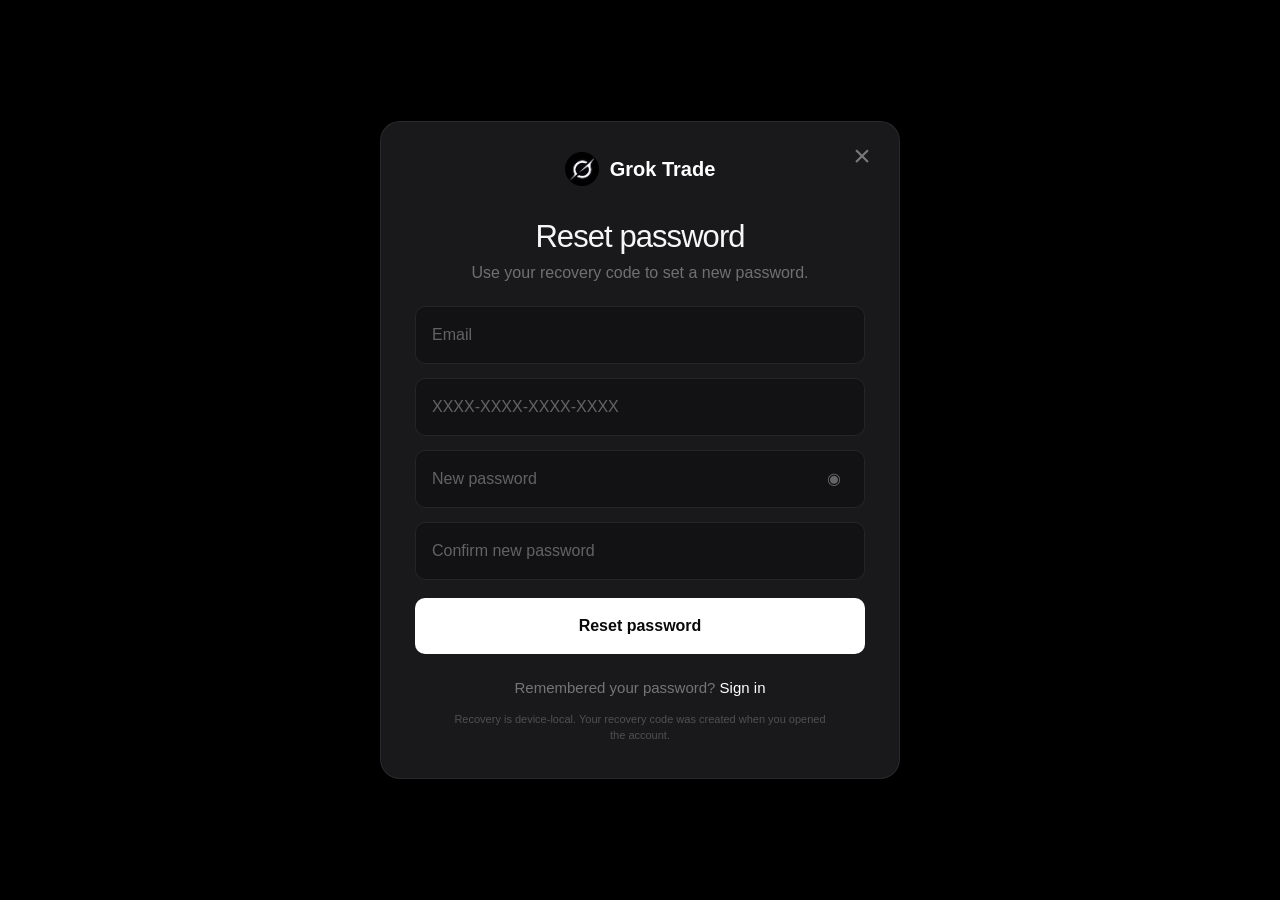
<file: forgot-password.html>
<!doctype html>
<html lang="en">
<head>
  <meta charset="utf-8" />
  <meta name="viewport" content="width=device-width, initial-scale=1, viewport-fit=cover" />
  <meta name="theme-color" content="#050608" />
  <title>Forgot password — Grok Trade</title>
  <link rel="stylesheet" href="style.css" />
  <link rel="stylesheet" href="auth.css" />
</head>
<body class="auth-page">
  <main class="auth-shell">
    <section class="auth-card" aria-labelledby="forgot-title">
      <a class="auth-brand" href="index.html" aria-label="Grok Trade home">
        <img src="assets/grok.jpg" alt="" class="auth-logo" />
        <span>Grok Trade</span>
      </a>
      <button class="auth-close" type="button" aria-label="Back to sign in" onclick="location.href='sign-in.html'">×</button>

      <div class="auth-heading">
        <h1 id="forgot-title">Reset password</h1>
        <p>Use your recovery code to set a new password.</p>
      </div>

      <div id="authMessage" class="auth-message" role="alert" hidden></div>

      <form id="forgotPasswordForm" class="auth-form" novalidate>
        <label class="auth-field">
          <span>Email</span>
          <input id="email" type="email" inputmode="email" autocomplete="email" placeholder="Email" required />
        </label>

        <label class="auth-field">
          <span>Recovery code</span>
          <input id="recoveryCode" type="text" autocomplete="off" placeholder="XXXX-XXXX-XXXX-XXXX" maxlength="19" required />
        </label>

        <label class="auth-field auth-password">
          <span>New password</span>
          <input id="password" type="password" autocomplete="new-password" placeholder="New password" required />
          <button class="password-toggle" type="button" data-toggle-password="password" aria-label="Show password" aria-pressed="false">◉</button>
        </label>

        <label class="auth-field">
          <span>Confirm new password</span>
          <input id="confirmPassword" type="password" autocomplete="new-password" placeholder="Confirm new password" required />
        </label>

        <button class="auth-submit" type="submit" data-default-label="Reset password">Reset password</button>
      </form>

      <p class="auth-switch">Remembered your password? <a href="sign-in.html">Sign in</a></p>
      <p class="auth-footnote">Recovery is device-local. Your recovery code was created when you opened the account.</p>
    </section>
  </main>
  <script src="auth.js"></script>
</body>
</html>
</file>
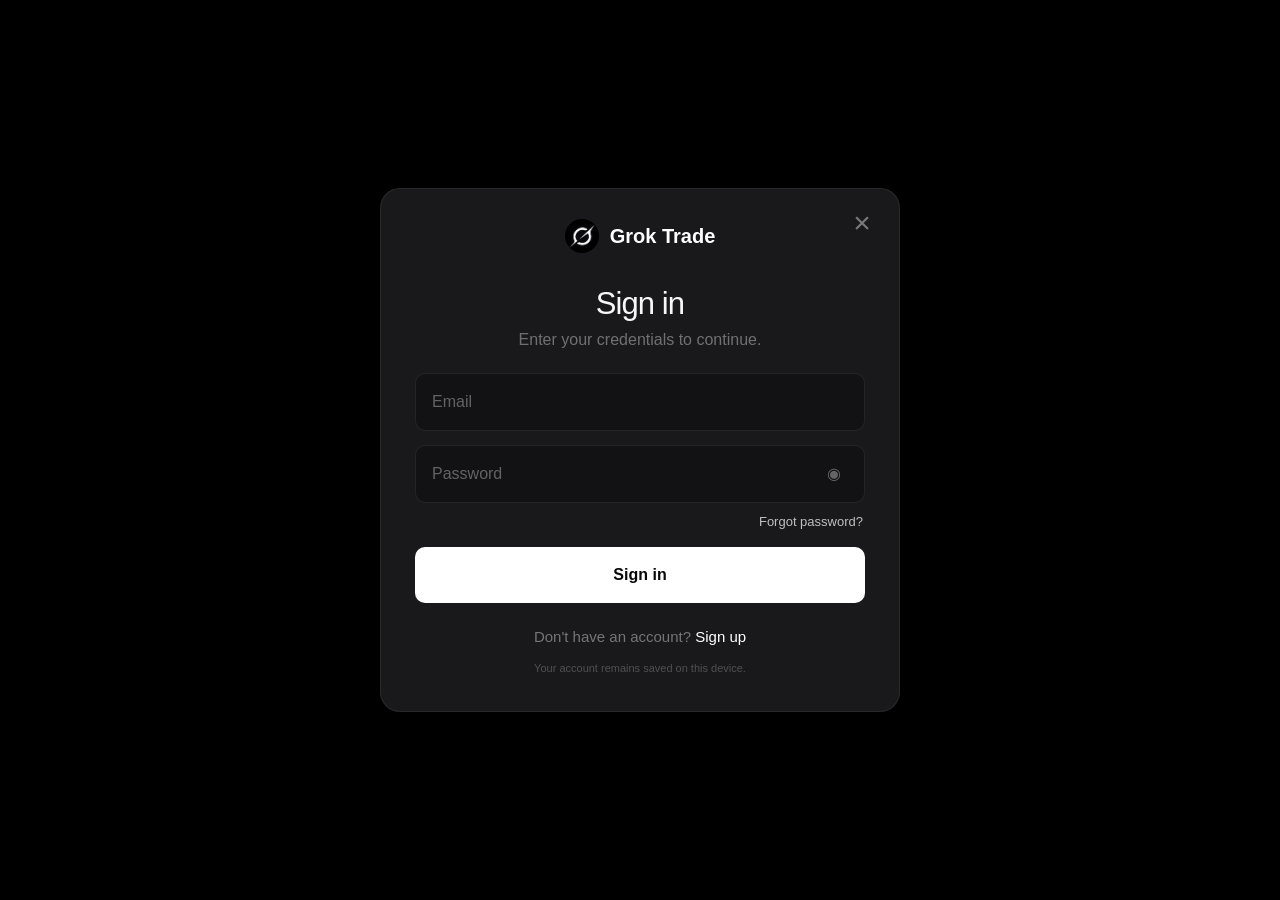
<file: sign-in.html>
<!doctype html>
<html lang="en">
<head>
  <meta charset="utf-8" />
  <meta name="viewport" content="width=device-width, initial-scale=1, viewport-fit=cover" />
  <meta name="theme-color" content="#050608" />
  <title>Sign in — Grok Trade</title>
  <link rel="stylesheet" href="style.css" />
  <link rel="stylesheet" href="auth.css" />
</head>
<body class="auth-page">
  <main class="auth-shell">
    <section class="auth-card" aria-labelledby="signin-title">
      <a class="auth-brand" href="index.html" aria-label="Grok Trade home">
        <img src="assets/grok.jpg" alt="" class="auth-logo" />
        <span>Grok Trade</span>
      </a>
      <button class="auth-close" type="button" aria-label="Back to home" onclick="location.href='index.html'">×</button>

      <div class="auth-heading">
        <h1 id="signin-title">Sign in</h1>
        <p>Enter your credentials to continue.</p>
      </div>

      <div id="authMessage" class="auth-message" role="alert" hidden></div>

      <form id="signInForm" class="auth-form" novalidate>
        <label class="auth-field">
          <span>Email</span>
          <input id="email" type="email" inputmode="email" autocomplete="email" placeholder="Email" required />
        </label>

        <label class="auth-field auth-password">
          <span>Password</span>
          <input id="password" type="password" autocomplete="current-password" placeholder="Password" required />
          <button class="password-toggle" type="button" data-toggle-password="password" aria-label="Show password" aria-pressed="false">◉</button>
        </label>

        <div class="auth-inline"><a href="forgot-password.html">Forgot password?</a></div>
        <button class="auth-submit" type="submit" data-default-label="Sign in">Sign in</button>
      </form>

      <p class="auth-switch">Don't have an account? <a href="sign-up.html">Sign up</a></p>
      <p class="auth-footnote">Your account remains saved on this device.</p>
    </section>
  </main>
  <script src="auth.js"></script>
</body>
</html>
</file>
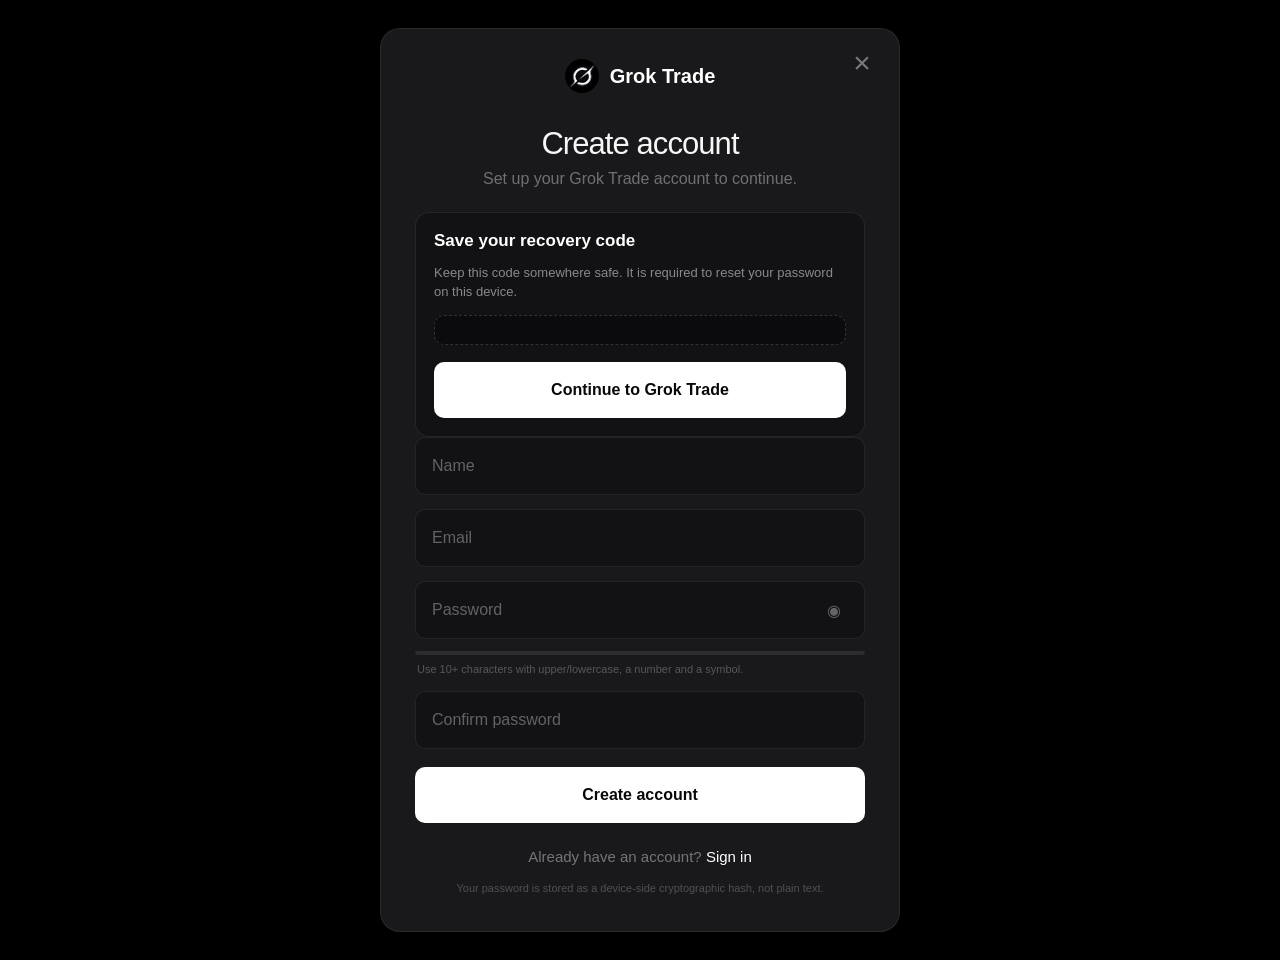
<file: sign-up.html>
<!doctype html>
<html lang="en">
<head>
  <meta charset="utf-8" />
  <meta name="viewport" content="width=device-width, initial-scale=1, viewport-fit=cover" />
  <meta name="theme-color" content="#050608" />
  <title>Sign up — Grok Trade</title>
  <link rel="stylesheet" href="style.css" />
  <link rel="stylesheet" href="auth.css" />
</head>
<body class="auth-page">
  <main class="auth-shell">
    <section class="auth-card" aria-labelledby="signup-title">
      <a class="auth-brand" href="index.html" aria-label="Grok Trade home">
        <img src="assets/grok.jpg" alt="" class="auth-logo" />
        <span>Grok Trade</span>
      </a>
      <button class="auth-close" type="button" aria-label="Back to home" onclick="location.href='index.html'">×</button>

      <div class="auth-heading">
        <h1 id="signup-title">Create account</h1>
        <p>Set up your Grok Trade account to continue.</p>
      </div>

      <div id="authMessage" class="auth-message" role="alert" hidden></div>

      <div id="recoveryCodeBox" class="recovery-box" hidden>
        <div class="recovery-title">Save your recovery code</div>
        <p>Keep this code somewhere safe. It is required to reset your password on this device.</p>
        <div class="recovery-code" id="recoveryCodeValue"></div>
        <button id="recoveryContinue" class="auth-submit" type="button">Continue to Grok Trade</button>
      </div>

      <form id="signUpForm" class="auth-form" novalidate>
        <label class="auth-field">
          <span>Name</span>
          <input id="name" type="text" autocomplete="name" placeholder="Name" required />
        </label>

        <label class="auth-field">
          <span>Email</span>
          <input id="email" type="email" inputmode="email" autocomplete="email" placeholder="Email" required />
        </label>

        <label class="auth-field auth-password">
          <span>Password</span>
          <input id="password" type="password" autocomplete="new-password" placeholder="Password" required />
          <button class="password-toggle" type="button" data-toggle-password="password" aria-label="Show password" aria-pressed="false">◉</button>
        </label>
        <div class="strength-wrap">
          <div class="strength-bar"><span id="passwordStrength"></span></div>
          <p id="passwordStrengthLabel" class="strength-label">Use 10+ characters with upper/lowercase, a number and a symbol.</p>
        </div>

        <label class="auth-field">
          <span>Confirm password</span>
          <input id="confirmPassword" type="password" autocomplete="new-password" placeholder="Confirm password" required />
        </label>

        <button class="auth-submit" type="submit" data-default-label="Create account">Create account</button>
      </form>

      <p class="auth-switch">Already have an account? <a href="sign-in.html">Sign in</a></p>
      <p class="auth-footnote">Your password is stored as a device-side cryptographic hash, not plain text.</p>
    </section>
  </main>
  <script src="auth.js"></script>
</body>
</html>
</file>
<file: style.css>
:root {
  --bg: #000000;
  --panel: #0f0f11;
  --panel-2: #1a1a1a;
  --text: rgba(255,255,255,.96);
  --soft: rgba(255,255,255,.75);
  --muted: rgba(196,203,218,.66);
  --muted-2: rgba(151,160,178,.48);
  --line: rgba(185,194,214,.12);
  --line-strong: rgba(185,194,214,.22);
  --accent: #36d56f;
  --shadow: 0 30px 60px rgba(0,0,0,.22);
  --radius: 18px;
}

* { box-sizing: border-box; }
html { scroll-behavior: smooth; }
body {
  margin: 0;
  background: var(--bg);
  color: var(--text);
  font-family: Inter, ui-sans-serif, -apple-system, BlinkMacSystemFont, "Segoe UI", Roboto, Helvetica, Arial, sans-serif;
  -webkit-font-smoothing: antialiased;
  text-rendering: optimizeLegibility;
  overflow-x: hidden;
}

a { color: inherit; text-decoration: none; }
button, input { font: inherit; }
button { color: inherit; }

.page {
  width: min(100%, 640px);
  margin: 0 auto;
  background: var(--bg);
  min-height: 100vh;
  border-inline: 1px solid rgba(255,255,255,.035);
}

.site-header {
  min-height: 104px;
  padding: 28px 28px 24px;
  display: flex;
  align-items: center;
  justify-content: space-between;
  gap: 18px;
  position: sticky;
  top: 0;
  z-index: 20;
  background: linear-gradient(180deg, rgba(0,0,0,.98), rgba(0,0,0,.88) 72%, rgba(0,0,0,0));
  backdrop-filter: blur(10px);
}

.brand-mark {
  width: 42px;
  height: 42px;
  display: grid;
  place-items: center;
  position: relative;
}
.grok-icon { width: 38px; height: 38px; object-fit: contain; }
.grok-fallback {
  width: 38px; height: 38px;
  display: grid; place-items: center;
  border: 1px solid rgba(255,255,255,.14);
  border-radius: 50%;
  color: rgba(255,255,255,.9);
  font-size: 17px;
  font-weight: 700;
  letter-spacing: -.03em;
}
.grok-icon + .grok-fallback { display:none; }

.header-actions { display:flex; align-items:center; gap:18px; }
.ghost {
  background: rgba(255,255,255,.015);
  border: 1px solid rgba(255,255,255,.18);
  border-radius: 12px;
  padding: 10px 13px;
  font-size: 13px;
  color: var(--muted);
}
.language { cursor: default; }
.sign-in { font-size: 15px; color: var(--soft); }
.pill-button,
.primary-button {
  display: inline-flex;
  align-items: center;
  justify-content: center;
  min-height: 48px;
  border-radius: 12px;
  font-weight: 600;
  transition: transform .22s ease, opacity .22s ease, box-shadow .22s ease;
}
.pill-button { background: #fff; color:#0a0b0d; padding: 0 21px; font-size: 14px; }
.primary-button { background:#fff; color:#0a0b0d; padding: 0 22px; font-size: 15px; box-shadow: 0 8px 20px rgba(255,255,255,.04); }
.pill-button:hover, .primary-button:hover { transform: translateY(-1px); }

.section-pad { padding: 26px 30px 0; }
.hero { padding-top: 20px; }
.eyebrow { color: var(--muted-2); font-size: 11px; letter-spacing: .16em; text-transform: uppercase; }
.eyebrow-rule { display:flex; align-items:center; gap:14px; }
.eyebrow-rule .rule { height:1px; background:var(--line); flex:1; }

h1, h2, h3, p { margin:0; }
h1 {
  margin-top: 26px;
  font-size: clamp(42px, 10vw, 66px);
  line-height: .98;
  font-weight: 400;
  letter-spacing: -.045em;
}
h1 span { color: #fff; }
.hero-copy {
  margin-top: 28px;
  font-size: 19px;
  line-height: 1.56;
  color: var(--soft);
  letter-spacing: -.02em;
}
.hero-actions { display:flex; align-items:center; gap:22px; flex-wrap:wrap; margin-top: 28px; }
.text-link { color: var(--soft); font-size: 15px; }
.text-link span { font-size:18px; margin-left:5px; }
.micro-copy { margin-top: 18px; font-size: 13px; color: var(--muted-2); }

.card {
  margin: 28px 30px 0;
  border: 1px solid var(--line-strong);
  border-radius: var(--radius);
  background: #0f0f11;
  box-shadow: var(--shadow);
  position: relative;
}
.card-inner { padding: 28px 26px 26px; }
.card h2 { font-size: 17px; font-weight:500; letter-spacing:-.02em; }
.segmented {
  display:grid; grid-template-columns:repeat(3,1fr);
  margin-top: 17px;
  width: min(100%, 270px);
  border:1px solid rgba(255,255,255,.12);
  border-radius:12px;
  overflow:hidden;
}
.segment {
  border:0; background:transparent; padding:10px 10px; color:var(--muted-2); font-size:12px; font-weight:600;
}
.segment.active { background:#fff; color:#101114; }
.deposit-label { margin-top: 26px; font-size: 15px; color:var(--soft); }
.deposit-value { margin-top: 2px; display:flex; align-items:baseline; gap:2px; }
.deposit-value span { font-size:26px; color:var(--muted-2); }
.deposit-value strong { font-size: 53px; font-weight: 300; letter-spacing: -.04em; }

.range-wrap { margin-top: 28px; }
input[type="range"] { width:100%; appearance:none; background:transparent; height: 20px; }
input[type="range"]::-webkit-slider-runnable-track {
  height: 3px; border-radius: 999px; background: linear-gradient(90deg, #fff var(--progress, 2.1%), #373b43 var(--progress, 2.1%));
}
input[type="range"]::-moz-range-track { height:3px; border-radius:999px; background:#373b43; }
input[type="range"]::-moz-range-progress { height:3px; border-radius:999px; background:#fff; }
input[type="range"]::-webkit-slider-thumb {
  appearance:none; width:6px; height:34px; background:#fff; border-radius:4px; margin-top:-15px; box-shadow: 0 0 0 1px rgba(255,255,255,.1);
}
input[type="range"]::-moz-range-thumb { width:6px; height:34px; border:0; background:#fff; border-radius:4px; }
.range-scale { display:flex; justify-content:space-between; margin-top:7px; font-size:11px; color:var(--muted-2); }
.bar-chart {
  height: 92px; display:flex; align-items:flex-end; gap:4px; margin-top:28px; padding-inline: 1px;
}
.bar-chart span { flex:1; min-width:0; background:rgba(104,111,125,.25); border-radius:2px 2px 0 0; }
.bar-chart span.highlight { background:rgba(255,255,255,.96); }
.calc-divider { height:1px; background:var(--line); margin-top: 20px; }
.metric-row { display:flex; justify-content:space-between; gap:16px; padding: 18px 0; border-bottom:1px solid var(--line); color:var(--soft); font-size:15px; }
.metric-row strong { font-size: 21px; font-weight: 400; letter-spacing:-.03em; }
.metric-large { padding-top: 24px; }
.metric-large strong { font-size:34px; }
.green { color: var(--accent); }
.info { display:inline-grid; width:16px; height:16px; place-items:center; border:1px solid rgba(255,255,255,.35); border-radius:50%; font-size:10px; margin-left:3px; vertical-align:1px; color:var(--muted); }
.wide { width:100%; margin-top: 20px; }
.disclaimer { margin-top: 16px; font-size: 13px; line-height:1.55; color:var(--muted-2); }
.chat-fab {
  position: fixed;
  right: max(20px, calc((100vw - 640px) / 2 + 20px));
  bottom: calc(22px + env(safe-area-inset-bottom));
  width: 62px;
  height: 62px;
  border: 0;
  border-radius: 50%;
  background: #fff;
  color: #141519;
  display: grid;
  place-items: center;
  box-shadow: 0 14px 34px rgba(0,0,0,.42);
  z-index: 1000;
  cursor: pointer;
}
.chat-fab:hover { transform: translateY(-1px); }
.chat-fab:focus-visible { outline: 2px solid #fff; outline-offset: 4px; }
.chat-fab svg { width:26px; height:26px; fill:none; stroke:currentColor; stroke-width:1.9; stroke-linecap:round; stroke-linejoin:round; }

.section-section { padding-top: 86px; }
.section-index { color:var(--muted-2); font-size: 11px; letter-spacing:.12em; margin-bottom:18px; }
.section-section h2 { font-size:42px; line-height:1.05; font-weight:400; letter-spacing:-.045em; }
.section-copy { margin-top:24px; font-size:18px; line-height:1.48; color:var(--soft); }
.spread-card,
.withdraw-card,
.comparison-card,
.cta-card {
  margin-top: 28px;
  border:1px solid var(--line-strong);
  border-radius: 18px;
  background: #0f0f11;
}
.spread-card { padding: 22px 22px 18px; }
.small-caps { font-size: 11px; letter-spacing:.16em; color:var(--muted-2); line-height:1.55; }
.venue-row { display:grid; grid-template-columns:160px 1fr; gap:20px; align-items:center; padding-top:24px; }
.venue-name { display:flex; align-items:center; gap:10px; font-size:15px; color:var(--soft); }
.venue-symbol, .exchange-logo { display:inline-grid; place-items:center; width:24px; height:24px; font-size:14px; font-weight:700; }
.venue-symbol.binance, .exchange-logo.binance { font-size:18px; transform:rotate(45deg); }
.venue-symbol.coinbase, .exchange-logo.coinbase { width:22px;height:22px;border-radius:50%;font-size:14px; background:#fff;color:#111; transform:none; }
.venue-track { height: 3px; border-radius:99px; background:#2a2e36; position:relative; }
.venue-marker { position:absolute; top:50%; transform:translateY(-50%); width:62px; height:9px; background:#fff; border-radius:1px; }
.marker-one { left: 28%; }
.marker-two { left: 54%; }

.fee-block { margin-top: 36px; }
.fee-bar { height: 4px; margin-top: 14px; background:#343840; border-radius:3px; overflow:hidden; }
.fee-bar span { display:block; width:93%; height:100%; background:#fff; }
.fee-legend { display:flex; gap:24px; flex-wrap:wrap; margin-top:13px; color:var(--soft); font-size:13px; }
.swatch { display:inline-block; width:14px; height:14px; vertical-align:-2px; margin-right:8px; border-radius:2px; }
.swatch.white { background:#fff; }
.swatch.gray { background:#3b3f48; }
.info-stack { margin-top: 44px; }
.info-item { padding: 28px 0 31px; border-top:1px solid var(--line); }
.info-item h3 { font-size:21px; line-height:1.18; font-weight:600; letter-spacing:-.03em; }
.info-item p { margin-top:13px; color:var(--muted); font-size:16px; line-height:1.52; }

.feature-item { padding: 30px 0; border-top:1px solid var(--line); }
.feature-icon { font-size:30px; color:#fff; line-height:1; margin-bottom:12px; }
.feature-icon.bolt { font-size:34px; }
.feature-item h3 { font-size:20px; font-weight:500; }
.feature-item p { margin-top:12px; color:var(--muted); line-height:1.5; font-size:16px; }
.withdraw-card { padding: 22px; }
.withdraw-icon { font-size:30px; margin-bottom:14px; }
.withdraw-card h3 { font-size:21px; font-weight:500; }
.withdraw-card h3 span { margin-left:6px; font-size:22px; }
.withdraw-card p { margin-top:13px; color:var(--muted); font-size:16px; line-height:1.52; }
.exchange-grid { display:grid; grid-template-columns:repeat(2,1fr); border-top:1px solid var(--line); border-left:1px solid var(--line); margin-top: 28px; }
.exchange { padding:22px 0 22px 16px; border-right:1px solid var(--line); border-bottom:1px solid var(--line); display:flex; align-items:center; gap:10px; color:var(--soft); font-size:15px; }
.exchange-logo.okx { width:auto; font-size:13px; letter-spacing:.08em; }
.exchange-logo.kucoin { border-radius:5px; border:2px solid #fff; width:23px; height:23px; font-size:11px; }

.comparison-card { padding: 0 22px; }
.comparison-stack { background:transparent; border:0; border-radius:0; }
.comparison-row {
  display:grid;
  grid-template-columns:minmax(0,1.1fr) minmax(110px,1.45fr) auto;
  align-items:center;
  gap:18px;
  min-height:108px;
  border-top:1px solid var(--line);
}
.comparison-row:first-child { border-top:0; }
.comparison-label { font-size:15px; color:var(--soft); }
.comparison-line {
  min-width:0;
  height:9px;
  background:#242830;
  border-radius:1px;
  overflow:hidden;
}
.comparison-line span { display:block; height:100%; background:#464a54; }
.comparison-row-engine .comparison-line span { background:#fff; }
.comparison-stat {
  min-width:112px;
  color:var(--soft);
  font-size:14px;
  text-align:right;
  white-space:nowrap;
  font-family:ui-monospace,SFMono-Regular,Menlo,Monaco,Consolas,"Liberation Mono",monospace;
}
.comparison-stat span { color:var(--muted); }
.muted { color:var(--muted-2); }

.cta { padding-bottom: 80px; }
.cta-card { padding: 30px; }
.cta-card h2 { font-size:42px; font-weight:400; line-height:1.03; letter-spacing:-.045em; }
.cta-card p { margin-top:16px; color:var(--muted); font-size:16px; line-height:1.5; }

.reveal { opacity:0; transform:translateY(22px); transition: opacity .7s ease, transform .7s ease; }
.reveal.visible { opacity:1; transform:none; }

@media (min-width: 720px) {
  body { background: #000; }
  .page { box-shadow: 0 0 100px rgba(0,0,0,.55); }
}

@media (max-width: 560px) {
  .site-header { padding-inline:20px; min-height:88px; }
  .header-actions { gap:12px; }
  .sign-in { font-size:14px; }
  .pill-button { min-height:44px; padding-inline:15px; font-size:13px; }
  .ghost { padding:9px 11px; }
  .section-pad { padding-inline:22px; }
  .card { margin-inline:22px; }
  h1 { font-size: 49px; }
  .hero-copy { font-size:17px; }
  .section-section h2, .cta-card h2 { font-size:37px; }
  .venue-row { grid-template-columns:118px 1fr; }
  .venue-marker { width:54px; }
}

@media (prefers-reduced-motion: reduce) {
  html { scroll-behavior:auto; }
  .reveal { opacity:1; transform:none; transition:none; }
}

/* === Screenshot-aligned additions === */
.stats { padding-top: 26px; }
.stats-grid {
  display: grid;
  grid-template-columns: repeat(2, minmax(0, 1fr));
  border-top: 1px solid var(--line-strong);
  border-bottom: 1px solid var(--line-strong);
}
.stat-item {
  min-width: 0;
  padding: 17px 3px 22px 2px;
}
.stat-item:nth-child(odd) {
  padding-right: 22px;
  border-right: 1px solid var(--line-strong);
}
.stat-item:nth-child(even) {
  padding-left: 22px;
}
.stat-item:nth-child(n+3) {
  border-top: 1px solid var(--line-strong);
}
.stat-label {
  display: block;
  color: var(--muted);
  font-size: 12px;
  letter-spacing: .075em;
  line-height: 1.35;
  text-transform: uppercase;
}
.stat-item strong {
  display: block;
  margin-top: 12px;
  font-size: 48px;
  line-height: .98;
  font-weight: 300;
  letter-spacing: -.045em;
  color: #fff;
}

.brand-mark .grok-icon {
  display: block;
  width: 39px;
  height: 39px;
  object-fit: contain;
  border-radius: 50%;
}

.venue-icon,
.exchange-icon {
  display: block;
  flex: 0 0 auto;
  width: 26px;
  height: 26px;
  object-fit: contain;
}
.venue-name .venue-icon { width: 27px; height: 27px; }
.exchange { min-height: 68px; }
.exchange-icon { width: 24px; height: 24px; }

.onchain-section { padding-bottom: 12px; }
.onchain-section .section-copy { max-width: 560px; }
.trade-table {
  margin-top: 28px;
  border-top: 1px solid var(--line);
  border-bottom: 1px solid var(--line);
}
.trade-row {
  display: grid;
  grid-template-columns: minmax(0, 1.55fr) minmax(76px, .7fr) minmax(96px, .85fr);
  align-items: center;
  gap: 14px;
  min-height: 56px;
  border-top: 1px solid var(--line);
  color: var(--soft);
  font-size: 14px;
}
.trade-row:first-child { border-top: 0; }
.trade-head {
  min-height: 39px;
  color: var(--muted-2);
  font-size: 10px;
  letter-spacing: .12em;
  text-transform: uppercase;
}
.trade-person {
  display: flex;
  align-items: center;
  min-width: 0;
  gap: 10px;
}
.trade-avatar {
  display: inline-grid;
  place-items: center;
  flex: 0 0 27px;
  width: 27px;
  height: 27px;
  border: 1px solid rgba(255,255,255,.12);
  color: var(--muted);
  font-size: 9px;
  letter-spacing: .05em;
}
.trade-person > span:last-child {
  overflow: hidden;
  text-overflow: ellipsis;
  white-space: nowrap;
}
.trade-asset {
  color: var(--muted);
  white-space: nowrap;
}
.trade-profit {
  color: var(--soft);
  text-align: right;
  white-space: nowrap;
}
.trade-note {
  margin-top: 18px;
  color: var(--muted-2);
  font-size: 12px;
  line-height: 1.45;
}

@media (max-width: 560px) {
  .stats { padding-top: 22px; }
  .stat-item { padding-top: 16px; padding-bottom: 19px; }
  .stat-item:nth-child(odd) { padding-right: 16px; }
  .stat-item:nth-child(even) { padding-left: 16px; }
  .stat-label { font-size: 10px; }
  .stat-item strong { font-size: 39px; margin-top: 11px; }
  .trade-row { grid-template-columns: minmax(0, 1.4fr) minmax(65px, .62fr) minmax(90px, .78fr); gap: 9px; font-size: 13px; }
  .trade-head { font-size: 9px; }
}

@media (max-width: 380px) {
  .stat-item strong { font-size: 34px; }
  .trade-row { grid-template-columns: minmax(0, 1.25fr) 60px 88px; }
  .trade-avatar { flex-basis: 25px; width:25px; height:25px; }
}

/* Outer section treatment from the supplied reference frame. */
#how-it-works.section-section {
  margin: 66px 30px 0;
  padding: 36px 24px 42px;
  border: 1px solid var(--line-strong);
  border-radius: 18px;
  background: #000;
}
#how-it-works.section-section .section-index { margin-bottom: 18px; }
#how-it-works.section-section .spread-card { margin-top: 28px; }
.trade-ticker {
  margin-top: 28px;
  padding: 13px 0;
  border-top: 1px solid var(--line);
  border-bottom: 1px solid var(--line);
  color: #F4F5F7;
  font-size: 12px;
  font-weight: 500;
  letter-spacing: .08em;
  line-height: 1.5;
  text-shadow: 0 0 10px rgba(255,255,255,.08);
  white-space: nowrap;
  overflow: hidden;
  position: relative;
  width: 100%;
}
.trade-ticker::before,
.trade-ticker::after {
  content: "";
  position: absolute;
  top: 0;
  bottom: 0;
  width: 34px;
  z-index: 2;
  pointer-events: none;
}
.trade-ticker::before { left: 0; background: linear-gradient(90deg, #000, rgba(0,0,0,0)); }
.trade-ticker::after { right: 0; background: linear-gradient(270deg, #000, rgba(0,0,0,0)); }
.ticker-track {
  display: flex;
  width: max-content;
  min-width: max-content;
  flex-wrap: nowrap;
  animation: ticker-scroll 22s linear infinite;
  will-change: transform;
}
.ticker-track > span {
  display: block;
  flex: 0 0 auto;
  padding-right: 88px;
}
@keyframes ticker-scroll {
  from { transform: translateX(0); }
  to { transform: translateX(-33.333333%); }
}

@media (max-width: 560px) {
  #how-it-works.section-section {
    margin: 50px 22px 0;
    padding: 30px 18px 34px;
  }
  .comparison-card { padding-inline: 16px; }
  .comparison-row {
    grid-template-columns: minmax(92px,1fr) minmax(58px,.8fr) minmax(78px,auto);
    gap: 8px;
    min-height: 96px;
  }
  .comparison-label { font-size: 13px; }
  .comparison-line { height: 7px; }
  .comparison-stat { min-width: 76px; font-size: 11px; }
  .trade-ticker { margin-top: 22px; font-size: 10px; font-weight: 500; padding: 12px 0; letter-spacing: .06em; }
  .trade-ticker::before, .trade-ticker::after { width: 22px; }
  .ticker-track > span { padding-right: 58px; }
  .chat-fab {
    right: 18px;
    bottom: calc(18px + env(safe-area-inset-bottom));
  }
}

@media (prefers-reduced-motion: reduce) {
  .ticker-track { animation-duration: 48s; }
}

/* Authentication state keeps the existing layout intact. */
.auth-status { display: inline-flex; align-items: center; gap: 7px; color: var(--muted); font-size: 12px; }
.auth-status-dot { width: 7px; height: 7px; border-radius: 50%; background: #fff; }
</file>
<file: auth.css>
.auth-page {
  min-height: 100vh;
  background: #000;
  color: var(--text);
}

.auth-shell {
  min-height: 100vh;
  display: grid;
  place-items: center;
  padding: 28px 18px;
}

.auth-card {
  position: relative;
  width: min(100%, 520px);
  padding: 30px 34px 34px;
  background: #19191c;
  border: 1px solid rgba(255,255,255,.07);
  border-radius: 20px;
  box-shadow: 0 28px 80px rgba(0,0,0,.45);
}

.auth-brand {
  display: flex;
  align-items: center;
  justify-content: center;
  gap: 11px;
  color: #fff;
  font-size: 20px;
  font-weight: 600;
  text-decoration: none;
}

.auth-logo {
  width: 34px;
  height: 34px;
  object-fit: contain;
  border-radius: 50%;
}

.auth-close {
  position: absolute;
  top: 15px;
  right: 18px;
  width: 38px;
  height: 38px;
  border: 0;
  background: transparent;
  color: rgba(255,255,255,.42);
  font-size: 30px;
  line-height: 1;
  cursor: pointer;
}

.auth-heading {
  text-align: center;
  margin: 36px 0 24px;
}

.auth-heading h1 {
  margin: 0;
  font-size: 31px;
  font-weight: 500;
  letter-spacing: -.03em;
}

.auth-heading p {
  margin: 11px 0 0;
  color: rgba(255,255,255,.38);
  font-size: 16px;
}

.auth-message {
  margin-bottom: 16px;
  padding: 12px 14px;
  border-radius: 10px;
  background: rgba(255,255,255,.06);
  color: rgba(255,255,255,.82);
  font-size: 13px;
  line-height: 1.4;
}

.auth-message[data-type="success"] {
  color: #fff;
}

.auth-form {
  display: grid;
  gap: 14px;
}

.auth-field {
  position: relative;
  display: block;
}

.auth-field > span {
  position: absolute;
  width: 1px;
  height: 1px;
  overflow: hidden;
  clip: rect(0 0 0 0);
  white-space: nowrap;
  clip-path: inset(50%);
}

.auth-field input {
  width: 100%;
  min-height: 58px;
  padding: 0 16px;
  border: 1px solid rgba(255,255,255,.075);
  border-radius: 10px;
  background: #121214;
  color: #fff;
  outline: none;
  font: inherit;
  font-size: 16px;
  box-sizing: border-box;
}

.auth-field input::placeholder {
  color: rgba(255,255,255,.34);
}

.auth-field input:focus {
  border-color: rgba(255,255,255,.27);
  box-shadow: 0 0 0 3px rgba(255,255,255,.04);
}

.auth-password input {
  padding-right: 54px;
}

.password-toggle {
  position: absolute;
  right: 13px;
  top: 50%;
  transform: translateY(-50%);
  width: 36px;
  height: 36px;
  border: 0;
  background: transparent;
  color: rgba(255,255,255,.35);
  cursor: pointer;
}

.auth-submit {
  min-height: 56px;
  margin-top: 4px;
  border: 0;
  border-radius: 10px;
  background: #fff;
  color: #09090a;
  font: inherit;
  font-size: 16px;
  font-weight: 600;
  cursor: pointer;
}

.auth-submit:hover { background: #f0f0f0; }
.auth-submit:disabled { opacity: .65; cursor: wait; }
.auth-submit.is-busy { letter-spacing: -.01em; }

.auth-switch {
  margin: 25px 0 0;
  text-align: center;
  color: rgba(255,255,255,.4);
  font-size: 15px;
}

.auth-switch a {
  color: #fff;
  text-decoration: none;
}

.auth-switch a:hover { text-decoration: underline; }

.auth-footnote {
  margin: 16px auto 0;
  max-width: 380px;
  text-align: center;
  color: rgba(255,255,255,.24);
  font-size: 11px;
  line-height: 1.45;
}

.strength-wrap { margin-top: -2px; }
.strength-bar {
  height: 4px;
  border-radius: 999px;
  overflow: hidden;
  background: #2c2d31;
}
.strength-bar span {
  display: block;
  width: var(--strength, 0%);
  height: 100%;
  background: #fff;
  transition: width .2s ease;
}
.strength-label {
  margin: 7px 2px 0;
  color: rgba(255,255,255,.27);
  font-size: 11px;
  line-height: 1.35;
}
.strength-label[data-good="true"] { color: rgba(255,255,255,.58); }

@media (max-width: 560px) {
  .auth-shell { padding: 16px; }
  .auth-card { padding: 27px 18px 24px; border-radius: 16px; }
  .auth-heading { margin-top: 32px; }
}


.auth-inline {
  display: flex;
  justify-content: flex-end;
  margin: -3px 2px 0;
}
.auth-inline a {
  color: rgba(255,255,255,.72);
  font-size: 13px;
  text-decoration: none;
}
.auth-inline a:hover { text-decoration: underline; }

.recovery-box {
  display: grid;
  gap: 13px;
  margin-top: 20px;
  padding: 18px;
  border: 1px solid rgba(255,255,255,.08);
  border-radius: 14px;
  background: #121214;
}
.recovery-title {
  font-size: 17px;
  font-weight: 600;
  color: #fff;
}
.recovery-box p {
  margin: 0;
  color: rgba(255,255,255,.5);
  font-size: 13px;
  line-height: 1.45;
}
.recovery-code {
  padding: 14px 12px;
  border: 1px dashed rgba(255,255,255,.16);
  border-radius: 10px;
  background: #0b0b0d;
  color: #fff;
  text-align: center;
  font: 600 18px/1.2 ui-monospace,SFMono-Regular,Menlo,monospace;
  letter-spacing: .08em;
}
</file>
